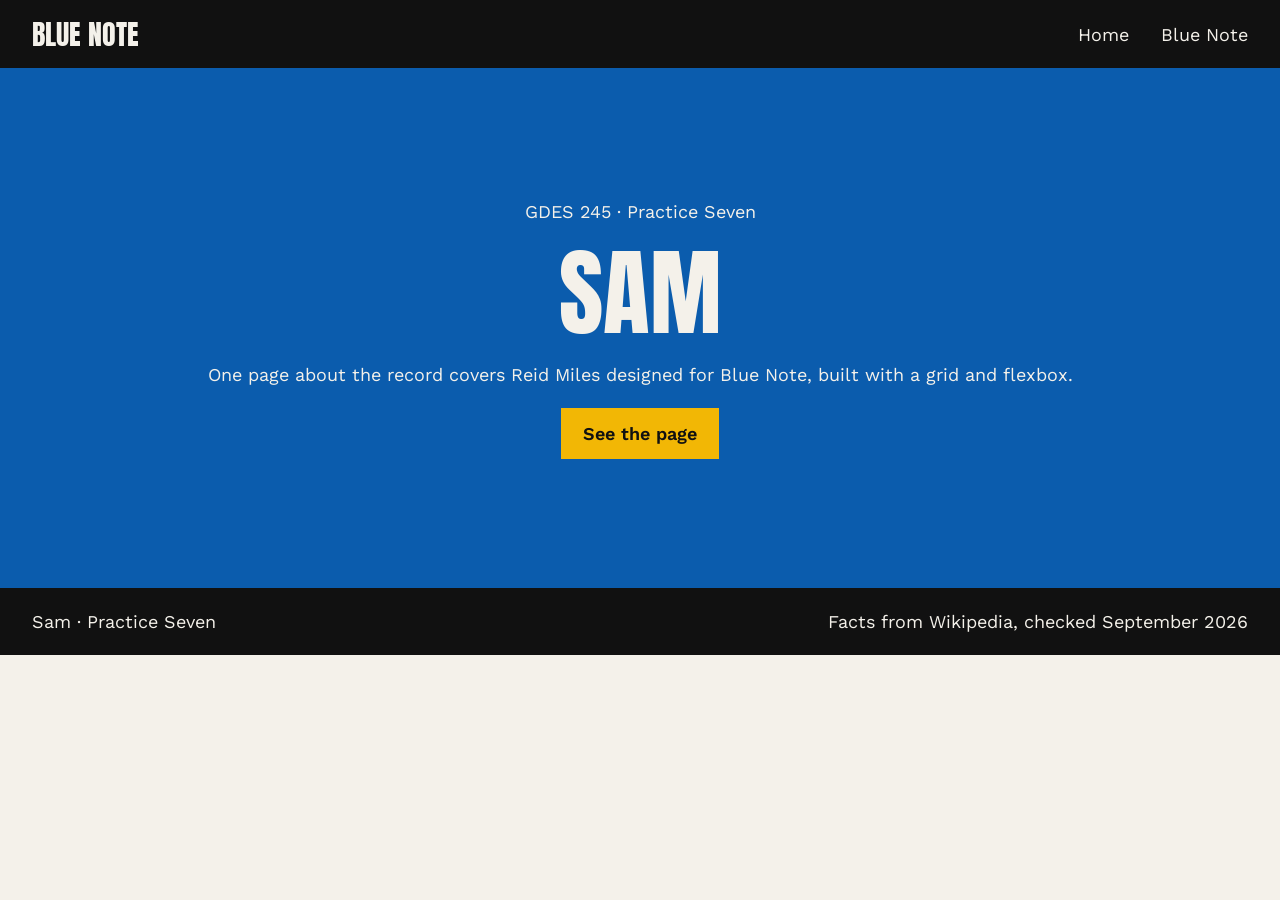
<file: index.html>
<!DOCTYPE html>
<html lang="en">
<head>
  <meta charset="UTF-8">
  <meta name="viewport" content="width=device-width, initial-scale=1.0">
  <title>Your Name, Web 1</title>

  <link rel="preconnect" href="https://fonts.googleapis.com">
  <link rel="preconnect" href="https://fonts.gstatic.com" crossorigin>
  <link href="https://fonts.googleapis.com/css2?family=Anton&family=Work+Sans:wght@400;600&display=swap" rel="stylesheet">

  <link rel="stylesheet" href="css/styles.css">
</head>
<body>

<header class="site-header">
  <a class="logo" href="index.html">Blue Note</a>
  <nav>
    <ul>
      <li><a href="index.html">Home</a></li>
      <li><a href="pages/blue-note.html">Blue Note</a></li>
    </ul>
  </nav>
</header>

<section class="hero">
  <p>GDES 245 &middot; Practice Seven</p>
  <h1>Sam</h1>
  <p>One page about the record covers Reid Miles
     designed for Blue Note, built with a grid and flexbox.</p>
  <a class="button" href="pages/blue-note.html">See the page</a>
</section>

<footer class="site-footer" id="sources">
  <p>Sam &middot; Practice Seven</p>
  <p>Facts from Wikipedia, checked September 2026</p>
</footer>

</body>
</html>
</file>
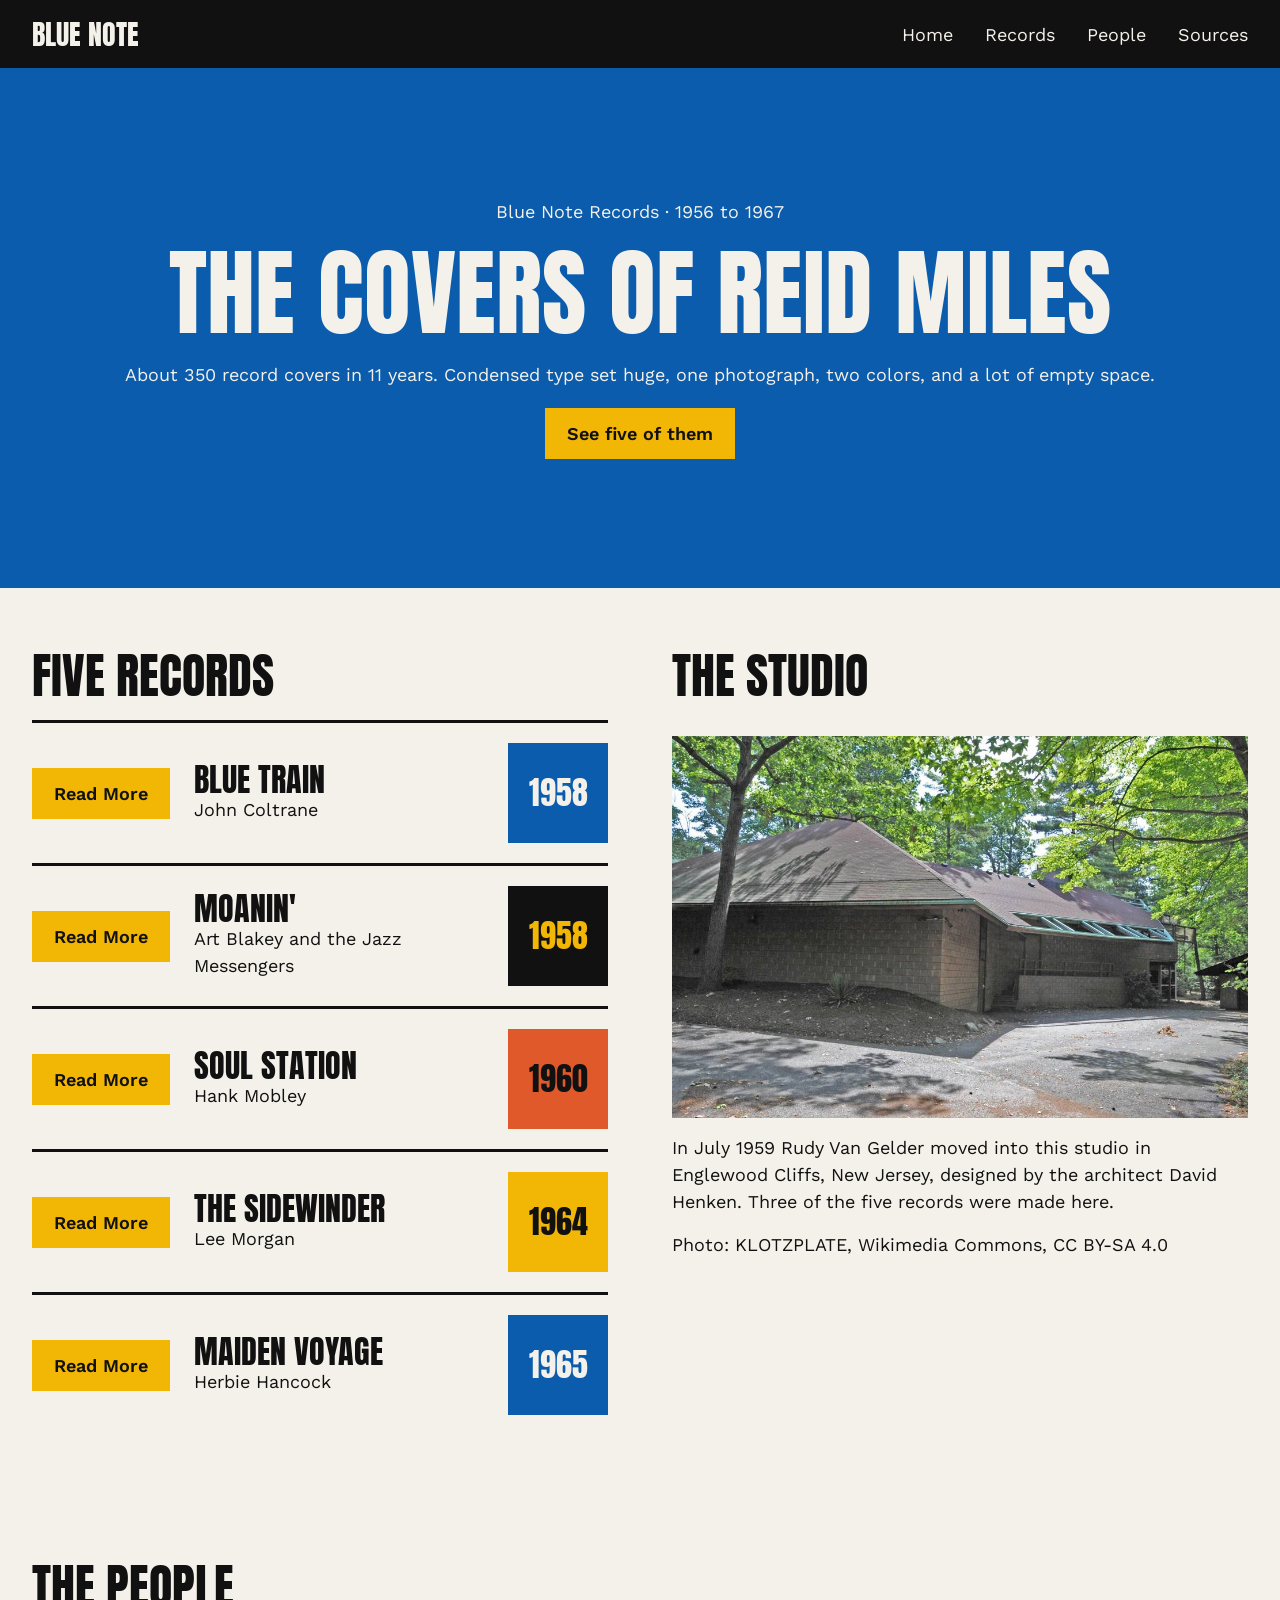
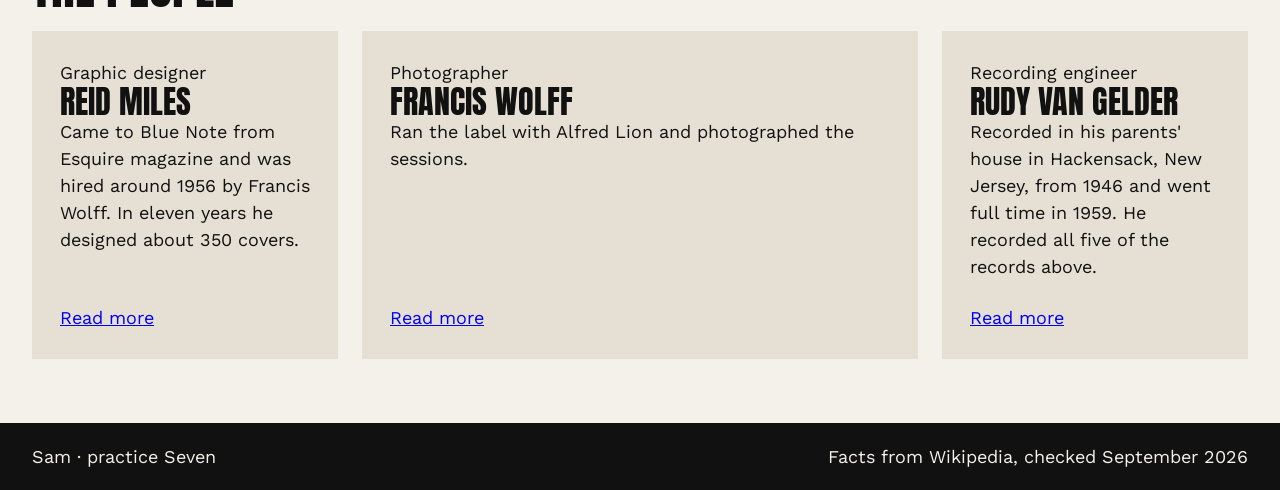
<file: pages/blue-note.html>
<!DOCTYPE html>
<html lang="en">
<head>
    <meta charset="UTF-8">
    <meta name="viewport" content="width=device-width, initial-scale=1.0">
    <title>Blue Note, the covers of Reid Miles</title>
    <link rel="preconnect" href="https://fonts.googleapis.com">
    <link rel="preconnect" href="https://fonts.gstatic.com" crossorigin>
    <link href="https://fonts.googleapis.com/css2?family=Anton&family=Work+Sans:wght@400;600&display=swap" rel="stylesheet">
    <link rel="stylesheet" href="../css/styles.css">
</head>
<body>
    <header class="site-header">
        <a class="logo" href="../index.html">Blue Note</a>
        <nav>
            <ul>
                <li><a href="../index.html">Home</a></li>
                <li><a href="#records">Records</a></li>
                <li><a href="#people">People</a></li>
                <li><a href="#sources">Sources</a></li>
            </ul>
        </nav>
    </header>
    <section class="hero">
        <p>Blue Note Records &middot; 1956 to 1967</p>
        <h1>The covers of Reid Miles</h1>
        <p>About 350 record covers in 11 years. Condensed type set huge, one photograph, two colors, and a lot of empty space.</p>
        <a class="button" href="#records">See five of them</a>
    </section>
    <section class="records" id="records">
        <h2>Five records</h2>
        <article class="album">
            <div class="swatch blue">1958</div>
            <div class="info">
                <h3>Blue Train</h3>
                <p>John Coltrane</p>
            </div>
            <a class="button" href="https://en.wikipedia.org/wiki/Blue_Train_(album)">Read More</a>
        </article>
        <article class="album">
            <div class="swatch ink">1958</div>
            <div class="info">
                <h3>Moanin'</h3>
                <p>Art Blakey and the Jazz Messengers</p>
            </div>
            <a class="button" href="https://en.wikipedia.org/wiki/Blue_Train_(album)">Read More</a>
        </article>
        <article class="album">
            <div class="swatch orange">1960</div>
            <div class="info">
                <h3>Soul Station</h3>
                <p>Hank Mobley</p>
            </div>
            <a class="button" href="https://en.wikipedia.org/wiki/Blue_Train_(album)">Read More</a>
        </article>
        <article class="album">
            <div class="swatch yellow">1964</div>
            <div class="info">
                <h3>The Sidewinder</h3>
                <p>Lee Morgan</p>
            </div>
            <a class="button" href="https://en.wikipedia.org/wiki/Blue_Train_(album)">Read More</a>
        </article>
        <article class="album">
            <div class="swatch blue">1965</div>
            <div class="info">
                <h3>Maiden Voyage</h3>
                <p>Herbie Hancock</p>
            </div>
            <a class="button" href="https://en.wikipedia.org/wiki/Blue_Train_(album)">Read More</a>
        </article>
    </section>
    <aside class="studio">
        <h2>The studio</h2>
        <img src="../images/van-gelder-studio.jpg" width="1000" height="664" alt="The low brick Van Gelder Studio under tall trees in Englewood Cliffs, New Jersey">
        <p>In July 1959 Rudy Van Gelder moved into this studio in Englewood Cliffs, New Jersey, designed by the architect David Henken. Three of the five records were made here.</p>
        <p>Photo: KLOTZPLATE, Wikimedia Commons, CC BY-SA 4.0</p>
    </aside>
    <section class="people" id="people">
        <h2>The people</h2>
        <div class="cards">
            <article class="person">
                <div>
                    <p>Graphic designer</p>
                    <h3>Reid Miles</h3>
                    <p>Came to Blue Note from Esquire magazine and was hired around 1956 by Francis Wolff. In eleven years he designed about 350 covers.</p>
                </div>
                <a href="https://en.wikipedia.org/wiki/Reid_Miles">Read more</a>
            </article>
            <article class="person-middle">
                <div>
                    <p>Photographer</p>
                    <h3>Francis Wolff</h3>
                    <p>Ran the label with Alfred Lion and photographed the sessions.</p>
                </div>
                <a href="https://en.wikipedia.org/wiki/Francis_Wolff">Read more</a>
            </article>
            <article class="person">
                <div>
                    <p>Recording engineer</p>
                    <h3>Rudy Van Gelder</h3>
                    <p>Recorded in his parents' house in Hackensack, New Jersey, from 1946 and went full time in 1959. He recorded all five of the records above.</p>
                </div>
                <a href="https://en.wikipedia.org/wiki/Rudy_Van_Gelder">Read more</a>
            </article>
        </div>
    </section>
    <footer class="site-footer" id="sources">
        <p> Sam &middot; practice Seven</p>
        <p>Facts from Wikipedia, checked September 2026</p>
    </footer>
</body>
</html>
</file>
<file: css/styles.css>
* {
    box-sizing: border-box;
    margin: 0;
    padding: 0;
}
body {
    display: grid;
    grid-template-columns: 1fr 1fr;
    background: #f4f1ea;
    color: #111111;
    font-family: 'Work Sans', sans-serif;
    font-size: 18px;
    line-height: 1.5;
}
h1, h2, h3 .logo {
    font-family: 'Anton', sans-serif;
    font-weight: 400;
    line-height: 1;
    text-transform: uppercase;
}
h2 {
    font-size: 48px;
    margin-bottom: 20px;
}
h3 {
    font-size: 32px;
}
nav ul {
    display: flex;
    list-style: none;
    gap: 32px;
}
h1, h2, h3, .logo, .swatch {
    font-family: 'Anton', sans-serif;
    font-weight: 400;
    line-height: 1;
    text-transform: uppercase;
}





.site-header {
    display: flex;
    justify-content: space-between;
    /* Content justification changed to center then flex-end,
    changing header alignments to be more central and opposing than space-between.*/
    align-items: center;
    padding: 20px 32px;
    background: #111111;
    color: #f4f1ea;
}
.site-header a {
    color:#f4f1ea;
    text-decoration: none;
}
.logo {
    font-size: 28px;
}
.hero {
    display: flex;
    flex-direction: column;
    align-items: center;
    padding: 48px 32px;
    text-align: center;
    justify-content: center;
    gap: 20px;
    min-height: 520px;
    background: #0b5cad;
    color: #f4f1ea;
}
.hero h1 {
    font-size: 96px;
}
.button {
    padding: 12px 22px;
    background: #f2b705;
    color: #111111;
    font-weight: 600;
    text-decoration: none;
}
.site-header, .hero, .people, .site-footer {
    grid-column: span 2;
}
.records, .studio, .people {
    padding: 64px 32px;
}
.album {
    display: flex;
    align-items: center;
    flex-direction: row-reverse;
    gap: 24px;
    padding: 20px 0;
    border-top: 3px solid #111111;
}
.swatch {
    display: flex;
    align-items: center;
    justify-content: center;
    flex: 0 0 100px;
    height: 100px;
    font-size: 32px;
}
.blue {
    background: #0b5cad;
    color: #f4f1ea;
}
.ink {
    background: #111111;
    color: #f2b705;
}
.orange {
    background: #e0592a;
}
.yellow {
    background: #f2b705;
}
.info {
    flex: 1;
}
.studio {
    display: flex;
    flex-direction: column;
    gap: 16px;
}
.studio img {
    width: 100%;
    height: auto;
}
.cards {
    display: flex;
    gap: 24px;
}
.person {
    flex: 1;
    display: flex;
    flex-direction: column;
    justify-content: space-between;
    gap: 24px;
    padding: 28px;
    background: #e6e0d4
}
.person-middle {
    flex: 2;
    display: flex;
    flex-direction: column;
    justify-content: space-between;
    gap: 24px;
    padding: 28px;
    background: #e6e0d4
}
.site-header, .site-footer {
    display: flex;
    justify-content: space-between;
    align-items: center;
    padding: 20px 32px;
    background: #111111;
    color: #f4f1ea;
}
</file>
